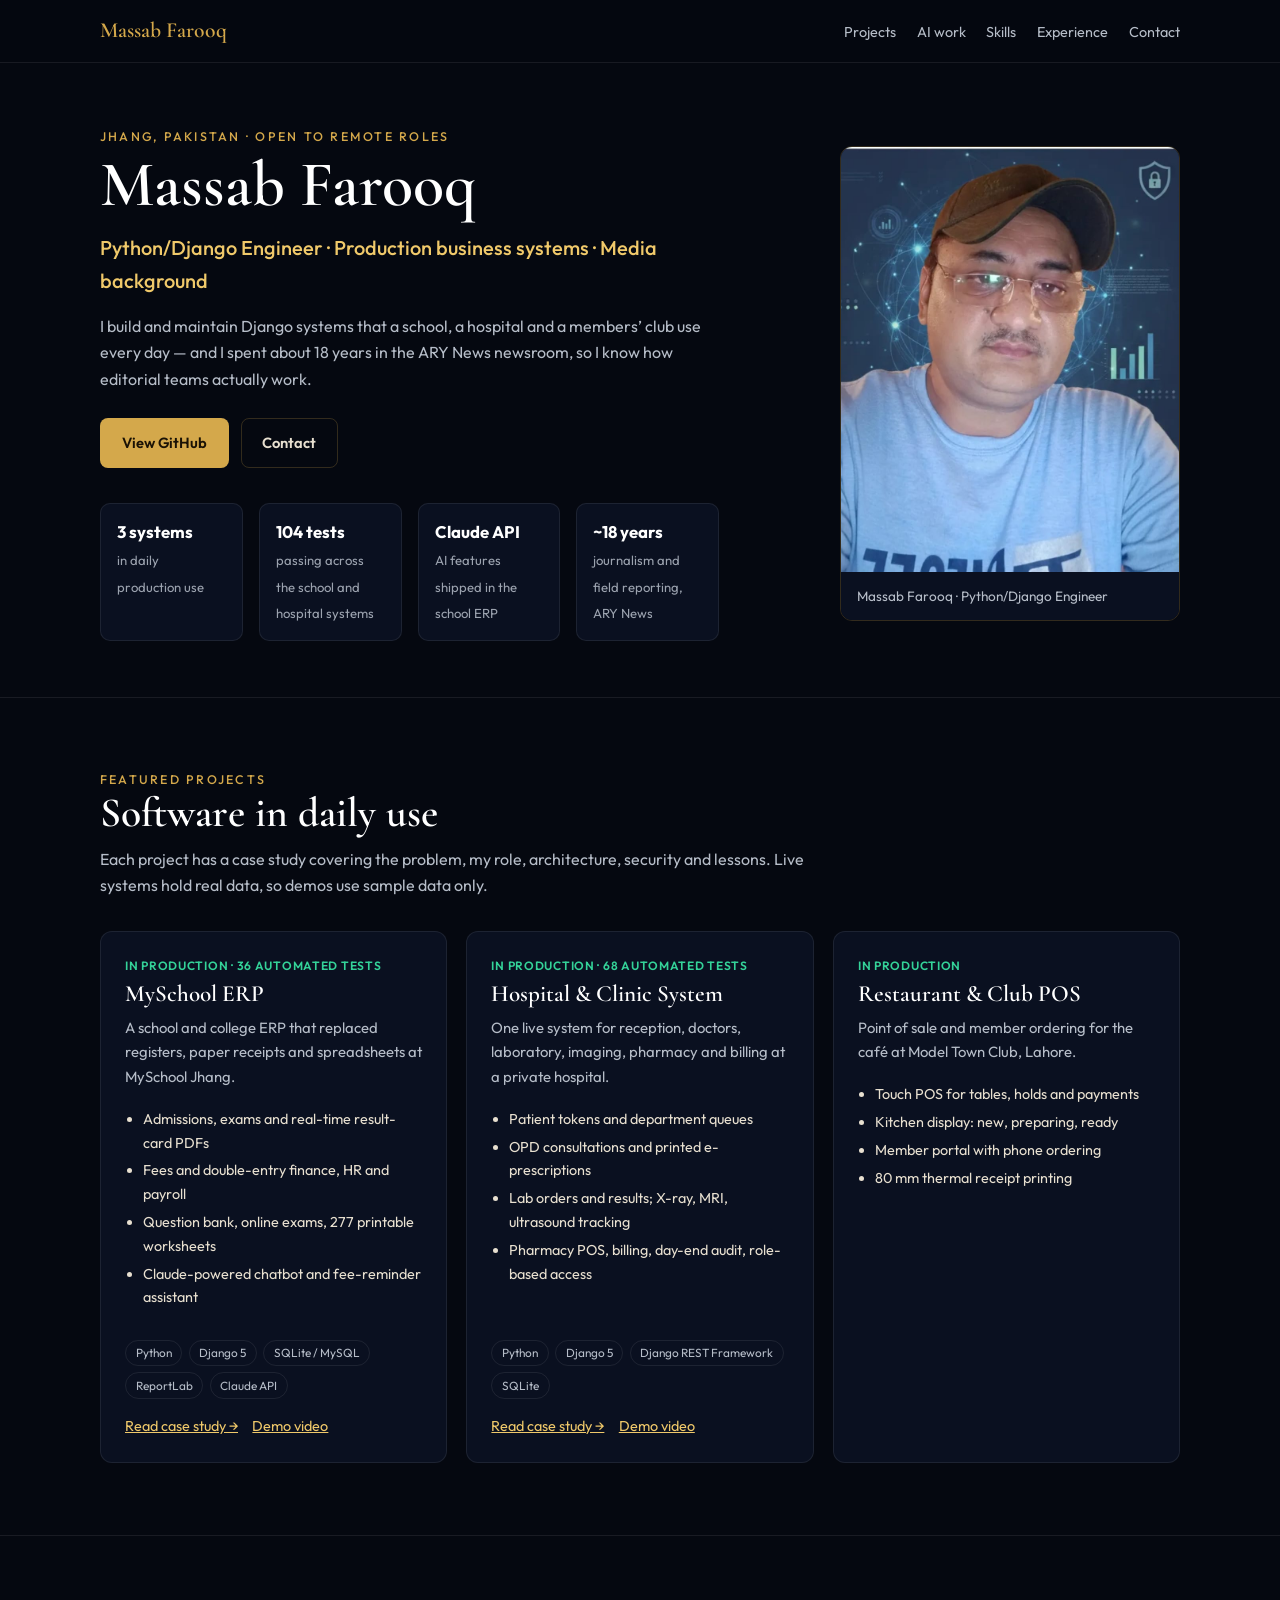
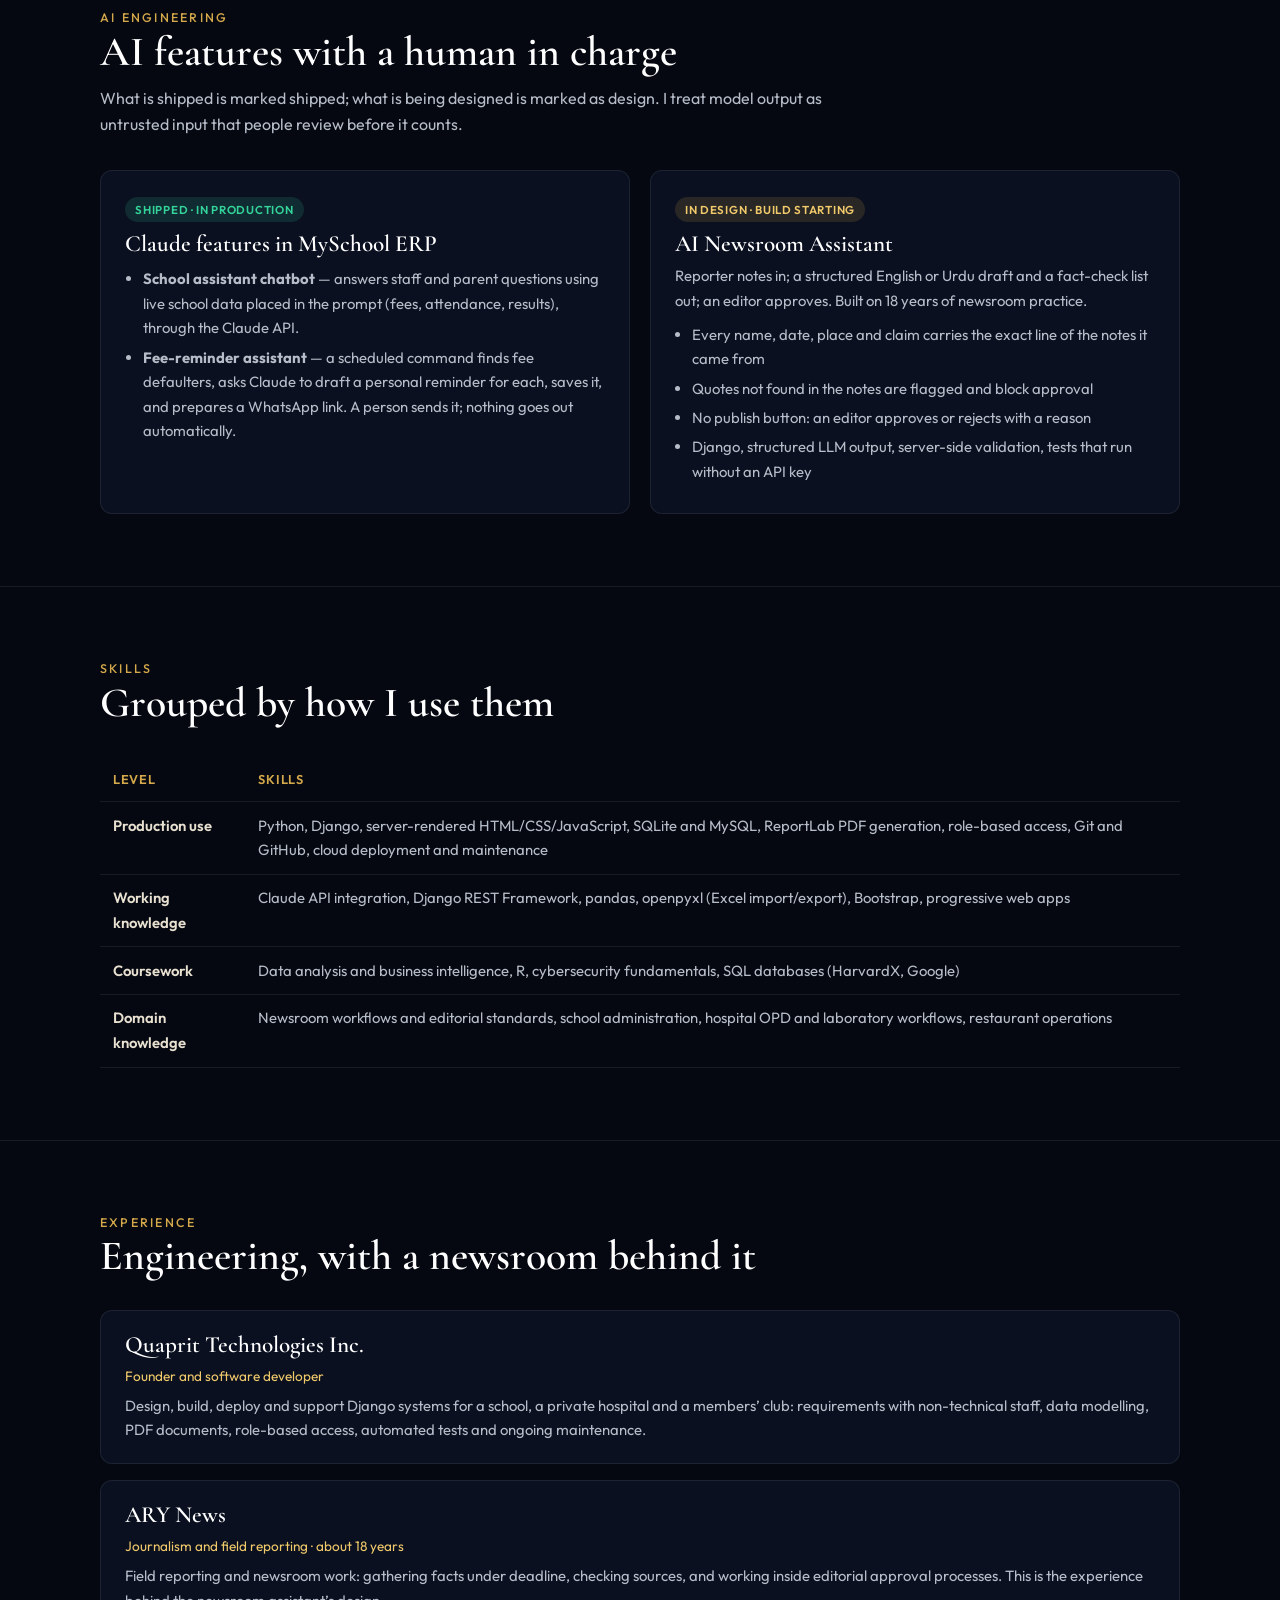
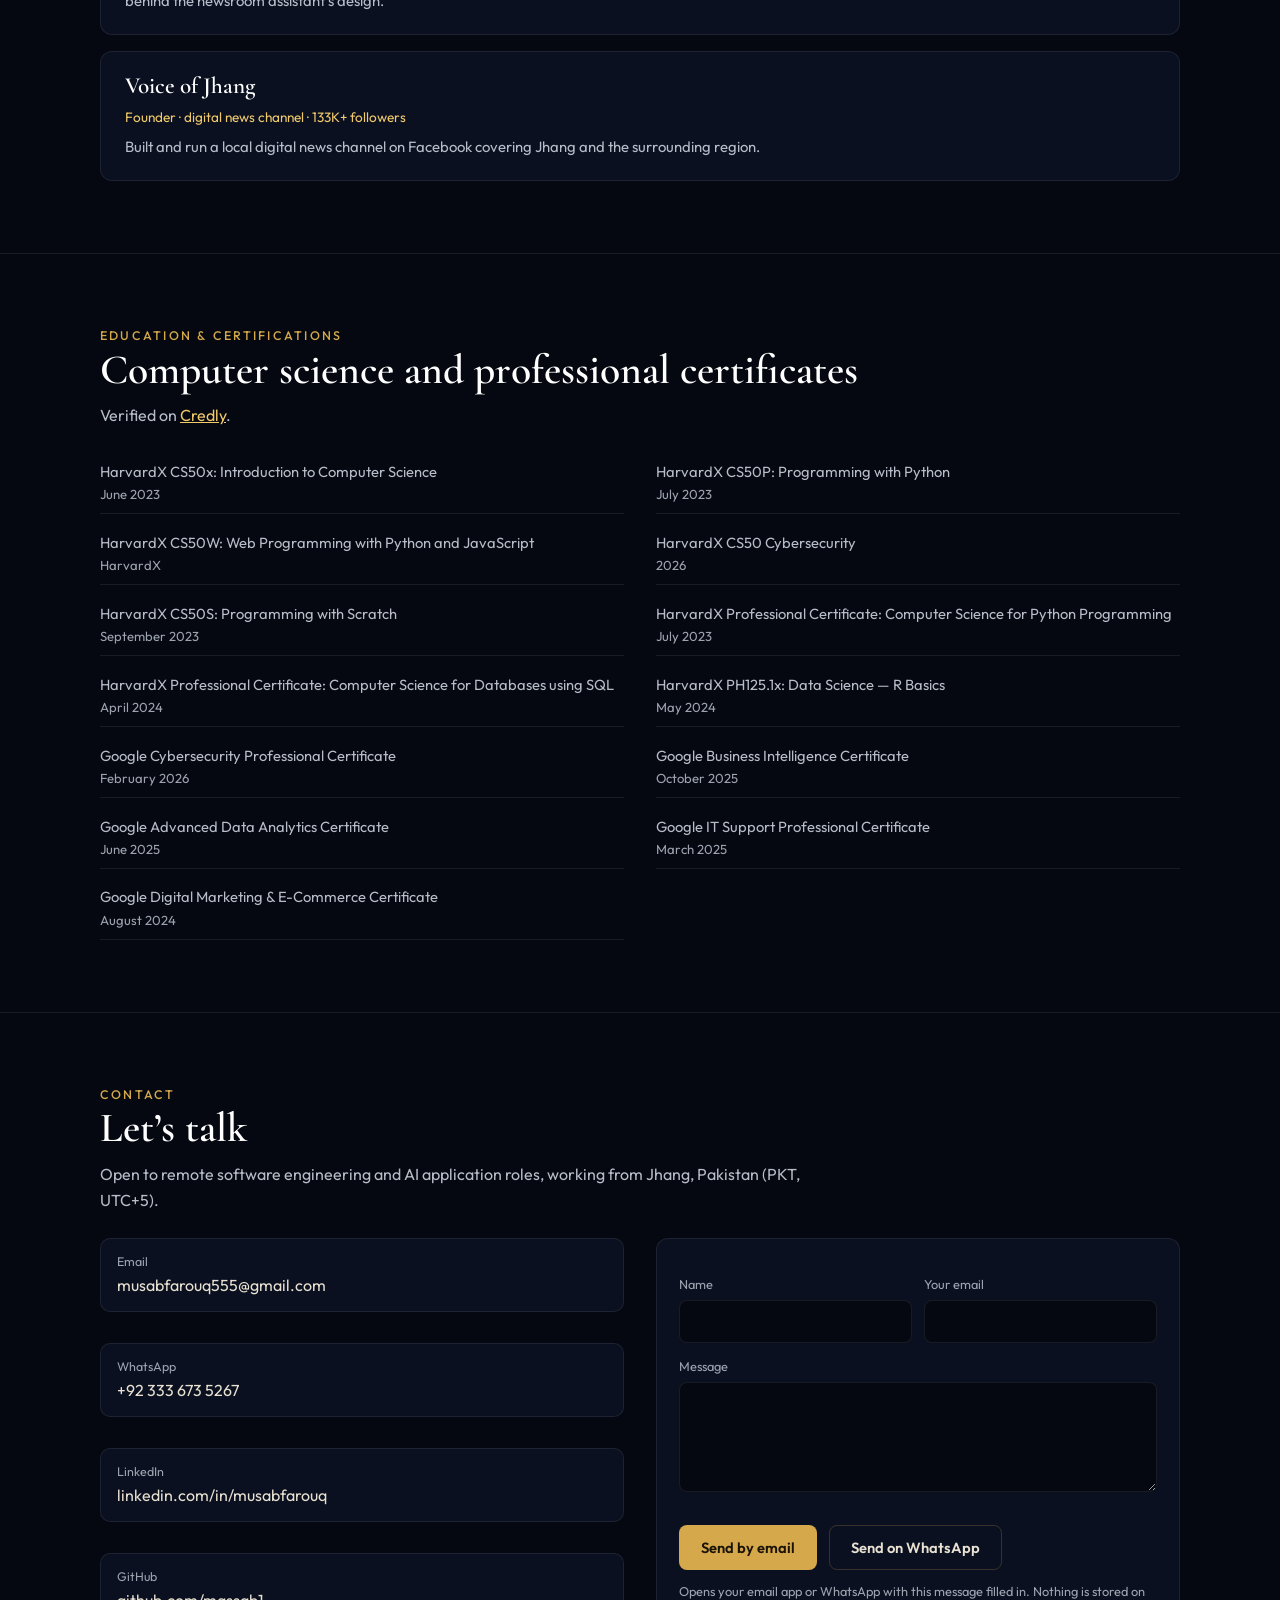
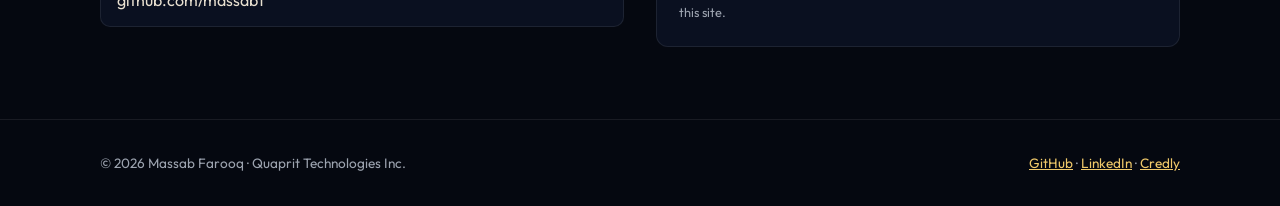
<file: index.html>
<!DOCTYPE html>
<html lang="en">
<head>
<meta charset="UTF-8"/>
<meta name="viewport" content="width=device-width, initial-scale=1.0"/>
<title>Massab Farooq · Python/Django Engineer</title>
<meta name="description" content="Python/Django engineer building production business systems for a school, a hospital and a members' club, with about 18 years in the ARY News newsroom. Open to remote roles from Jhang, Pakistan."/>
<meta property="og:title" content="Massab Farooq · Python/Django Engineer"/>
<meta property="og:description" content="Production Django systems for real operations, plus a newsroom background. Open to remote software engineering and AI application roles."/>
<meta property="og:type" content="website"/>
<meta property="og:image" content="https://massab1.github.io/media/myschool-erp-reel.jpg"/>
<link rel="preconnect" href="https://fonts.googleapis.com"/>
<link href="https://fonts.googleapis.com/css2?family=Cormorant+Garamond:wght@500;600;700&family=Outfit:wght@400;500;600&display=swap" rel="stylesheet"/>
<link rel="stylesheet" href="assets/site.css"/>
</head>
<body>
<a class="skip" href="#main">Skip to content</a>

<nav class="nav" aria-label="Main">
  <div class="wrap">
    <a class="brand" href="#top">Massab Farooq</a>
    <ul>
      <li><a href="#projects">Projects</a></li>
      <li><a href="#ai">AI work</a></li>
      <li><a href="#skills">Skills</a></li>
      <li><a href="#experience">Experience</a></li>
      <li><a href="#contact">Contact</a></li>
    </ul>
  </div>
</nav>

<main id="main">
<!-- 1. Headline and summary -->
<section class="hero" id="top">
  <div class="wrap">
    <div>
      <p class="eyebrow">Jhang, Pakistan · open to remote roles</p>
      <h1>Massab Farooq</h1>
      <p class="headline">Python/Django Engineer · Production business systems · Media background</p>
      <p class="sub">I build and maintain Django systems that a school, a hospital and a members’ club use every day — and I spent about 18 years in the ARY News newsroom, so I know how editorial teams actually work.</p>
      <div class="btns">
        <a class="btn btn-primary" href="https://github.com/massab1" target="_blank" rel="noopener">View GitHub</a>
        <a class="btn btn-ghost" href="#contact">Contact</a>
      </div>
      <div class="facts">
        <div class="fact"><b>3 systems</b><span>in daily production use</span></div>
        <div class="fact"><b>104 tests</b><span>passing across the school and hospital systems</span></div>
        <div class="fact"><b>Claude API</b><span>AI features shipped in the school ERP</span></div>
        <div class="fact"><b>~18 years</b><span>journalism and field reporting, ARY News</span></div>
      </div>
    </div>
    <figure class="photo">
      <img src="photo.jpeg" alt="Massab Farooq" width="340" height="425"/>
      <figcaption>Massab Farooq · Python/Django Engineer</figcaption>
    </figure>
  </div>
</section>

<!-- 2. Featured projects -->
<section id="projects">
  <div class="wrap">
    <p class="eyebrow">Featured projects</p>
    <h2>Software in daily use</h2>
    <p class="lead">Each project has a case study covering the problem, my role, architecture, security and lessons. Live systems hold real data, so demos use sample data only.</p>
    <div class="cards">
      <article class="card">
        <span class="status">In production · 36 automated tests</span>
        <h3>MySchool ERP</h3>
        <p>A school and college ERP that replaced registers, paper receipts and spreadsheets at MySchool Jhang.</p>
        <ul>
          <li>Admissions, exams and real-time result-card PDFs</li>
          <li>Fees and double-entry finance, HR and payroll</li>
          <li>Question bank, online exams, 277 printable worksheets</li>
          <li>Claude-powered chatbot and fee-reminder assistant</li>
        </ul>
        <div class="chips"><span class="chip">Python</span><span class="chip">Django 5</span><span class="chip">SQLite / MySQL</span><span class="chip">ReportLab</span><span class="chip">Claude API</span></div>
        <div class="links"><a href="projects/myschool-erp.html">Read case study →</a><a href="media/myschool-erp-reel.mp4" target="_blank" rel="noopener">Demo video</a></div>
      </article>
      <article class="card">
        <span class="status">In production · 68 automated tests</span>
        <h3>Hospital &amp; Clinic System</h3>
        <p>One live system for reception, doctors, laboratory, imaging, pharmacy and billing at a private hospital.</p>
        <ul>
          <li>Patient tokens and department queues</li>
          <li>OPD consultations and printed e-prescriptions</li>
          <li>Lab orders and results; X-ray, MRI, ultrasound tracking</li>
          <li>Pharmacy POS, billing, day-end audit, role-based access</li>
        </ul>
        <div class="chips"><span class="chip">Python</span><span class="chip">Django 5</span><span class="chip">Django REST Framework</span><span class="chip">SQLite</span></div>
        <div class="links"><a href="projects/hospital-system.html">Read case study →</a><a href="media/quaprit-hms-reel.mp4" target="_blank" rel="noopener">Demo video</a></div>
      </article>
      <article class="card">
        <span class="status">In production</span>
        <h3>Restaurant &amp; Club POS</h3>
        <p>Point of sale and member ordering for the café at Model Town Club, Lahore.</p>
        <ul>
          <li>Touch POS for tables, holds and payments</li>
          <li>Kitchen display: new, preparing, ready</li>
          <li>Member portal with phone ordering</li>
          <li>80 mm thermal receipt printing</li>
        </ul>
        
      </article>
    </div>
  </div>
</section>

<!-- 3. AI engineering -->
<section id="ai">
  <div class="wrap">
    <p class="eyebrow">AI engineering</p>
    <h2>AI features with a human in charge</h2>
    <p class="lead">What is shipped is marked shipped; what is being designed is marked as design. I treat model output as untrusted input that people review before it counts.</p>
    <div class="ai-grid">
      <div class="panel">
        <span class="badge shipped">Shipped · in production</span>
        <h3>Claude features in MySchool ERP</h3>
        <ul>
          <li><b>School assistant chatbot</b> — answers staff and parent questions using live school data placed in the prompt (fees, attendance, results), through the Claude API.</li>
          <li><b>Fee-reminder assistant</b> — a scheduled command finds fee defaulters, asks Claude to draft a personal reminder for each, saves it, and prepares a WhatsApp link. A person sends it; nothing goes out automatically.</li>
        </ul>
      </div>
      <div class="panel">
        <span class="badge design">In design · build starting</span>
        <h3>AI Newsroom Assistant</h3>
        <p>Reporter notes in; a structured English or Urdu draft and a fact-check list out; an editor approves. Built on 18 years of newsroom practice.</p>
        <ul>
          <li>Every name, date, place and claim carries the exact line of the notes it came from</li>
          <li>Quotes not found in the notes are flagged and block approval</li>
          <li>No publish button: an editor approves or rejects with a reason</li>
          <li>Django, structured LLM output, server-side validation, tests that run without an API key</li>
        </ul>
      </div>
    </div>
  </div>
</section>

<!-- 4. Skills -->
<section id="skills">
  <div class="wrap">
    <p class="eyebrow">Skills</p>
    <h2>Grouped by how I use them</h2>
    <div class="table-scroll">
    <table>
      <thead><tr><th scope="col">Level</th><th scope="col">Skills</th></tr></thead>
      <tbody>
        <tr><td><b>Production use</b></td><td>Python, Django, server-rendered HTML/CSS/JavaScript, SQLite and MySQL, ReportLab PDF generation, role-based access, Git and GitHub, cloud deployment and maintenance</td></tr>
        <tr><td><b>Working knowledge</b></td><td>Claude API integration, Django REST Framework, pandas, openpyxl (Excel import/export), Bootstrap, progressive web apps</td></tr>
        <tr><td><b>Coursework</b></td><td>Data analysis and business intelligence, R, cybersecurity fundamentals, SQL databases (HarvardX, Google)</td></tr>
        <tr><td><b>Domain knowledge</b></td><td>Newsroom workflows and editorial standards, school administration, hospital OPD and laboratory workflows, restaurant operations</td></tr>
      </tbody>
    </table>
    </div>
  </div>
</section>

<!-- 5. Experience -->
<section id="experience">
  <div class="wrap">
    <p class="eyebrow">Experience</p>
    <h2>Engineering, with a newsroom behind it</h2>
    <div class="timeline">
      <div class="job">
        <h3>Quaprit Technologies Inc.</h3>
        <p class="meta">Founder and software developer</p>
        <p>Design, build, deploy and support Django systems for a school, a private hospital and a members’ club: requirements with non-technical staff, data modelling, PDF documents, role-based access, automated tests and ongoing maintenance.</p>
      </div>
      <div class="job">
        <h3>ARY News</h3>
        <p class="meta">Journalism and field reporting · about 18 years</p>
        <p>Field reporting and newsroom work: gathering facts under deadline, checking sources, and working inside editorial approval processes. This is the experience behind the newsroom assistant’s design.</p>
      </div>
      <div class="job">
        <h3>Voice of Jhang</h3>
        <p class="meta">Founder · digital news channel · 133K+ followers</p>
        <p>Built and run a local digital news channel on Facebook covering Jhang and the surrounding region.</p>
      </div>
    </div>
  </div>
</section>

<!-- 6. Certifications -->
<section id="certifications">
  <div class="wrap">
    <p class="eyebrow">Education &amp; certifications</p>
    <h2>Computer science and professional certificates</h2>
    <p class="lead">Verified on <a href="https://credly.com/users/massab-farooq" target="_blank" rel="noopener">Credly</a>.</p>
    <ul class="certs">
      <li>HarvardX CS50x: Introduction to Computer Science<span>June 2023</span></li>
      <li>HarvardX CS50P: Programming with Python<span>July 2023</span></li>
      <li>HarvardX CS50W: Web Programming with Python and JavaScript<span>HarvardX</span></li>
      <li>HarvardX CS50 Cybersecurity<span>2026</span></li>
      <li>HarvardX CS50S: Programming with Scratch<span>September 2023</span></li>
      <li>HarvardX Professional Certificate: Computer Science for Python Programming<span>July 2023</span></li>
      <li>HarvardX Professional Certificate: Computer Science for Databases using SQL<span>April 2024</span></li>
      <li>HarvardX PH125.1x: Data Science — R Basics<span>May 2024</span></li>
      <li>Google Cybersecurity Professional Certificate<span>February 2026</span></li>
      <li>Google Business Intelligence Certificate<span>October 2025</span></li>
      <li>Google Advanced Data Analytics Certificate<span>June 2025</span></li>
      <li>Google IT Support Professional Certificate<span>March 2025</span></li>
      <li>Google Digital Marketing &amp; E-Commerce Certificate<span>August 2024</span></li>
    </ul>
  </div>
</section>

<!-- 7. Contact -->
<section id="contact">
  <div class="wrap">
    <p class="eyebrow">Contact</p>
    <h2>Let’s talk</h2>
    <p class="lead">Open to remote software engineering and AI application roles, working from Jhang, Pakistan (PKT, UTC+5).</p>
    <div class="contact">
      <ul class="contact-links">
        <li><a href="mailto:musabfarouq555@gmail.com"><small>Email</small>musabfarouq555@gmail.com</a></li>
        <li><a href="https://wa.me/923336735267" target="_blank" rel="noopener"><small>WhatsApp</small>+92 333 673 5267</a></li>
        <li><a href="https://www.linkedin.com/in/musabfarouq" target="_blank" rel="noopener"><small>LinkedIn</small>linkedin.com/in/musabfarouq</a></li>
        <li><a href="https://github.com/massab1" target="_blank" rel="noopener"><small>GitHub</small>github.com/massab1</a></li>
      </ul>
      <form class="msg" onsubmit="return false" aria-label="Write a message">
        <div class="row2">
          <div><label for="cfName">Name</label><input id="cfName" type="text" autocomplete="name"/></div>
          <div><label for="cfEmail">Your email</label><input id="cfEmail" type="email" autocomplete="email"/></div>
        </div>
        <label for="cfMsg">Message</label>
        <textarea id="cfMsg"></textarea>
        <p class="form-error" id="cfError" role="alert">Please write a short message first.</p>
        <div class="btns">
          <button type="button" class="btn btn-primary" onclick="sendMessage('email')">Send by email</button>
          <button type="button" class="btn btn-ghost" onclick="sendMessage('whatsapp')">Send on WhatsApp</button>
        </div>
        <p class="form-note">Opens your email app or WhatsApp with this message filled in. Nothing is stored on this site.</p>
      </form>
    </div>
  </div>
</section>
</main>

<footer>
  <div class="wrap">
    <span>© 2026 Massab Farooq · Quaprit Technologies Inc.</span>
    <span><a href="https://github.com/massab1" target="_blank" rel="noopener">GitHub</a> · <a href="https://www.linkedin.com/in/musabfarouq" target="_blank" rel="noopener">LinkedIn</a> · <a href="https://credly.com/users/massab-farooq" target="_blank" rel="noopener">Credly</a></span>
  </div>
</footer>

<script>
function sendMessage(via){
  const v=id=>document.getElementById(id).value.trim();
  const msg=v('cfMsg'),err=document.getElementById('cfError');
  if(!msg){err.style.display='block';document.getElementById('cfMsg').focus();return}
  err.style.display='none';
  const lines=[msg,''];
  if(v('cfName'))lines.push('From: '+v('cfName'));
  if(v('cfEmail'))lines.push('Email: '+v('cfEmail'));
  const text=lines.join('\n').trim();
  if(via==='whatsapp'){window.open('https://wa.me/923336735267?text='+encodeURIComponent(text),'_blank','noopener');return}
  const subject='Portfolio enquiry'+(v('cfName')?' from '+v('cfName'):'');
  window.location.href='mailto:musabfarouq555@gmail.com?subject='+encodeURIComponent(subject)+'&body='+encodeURIComponent(text);
}
</script>
</body>
</html>
</file>
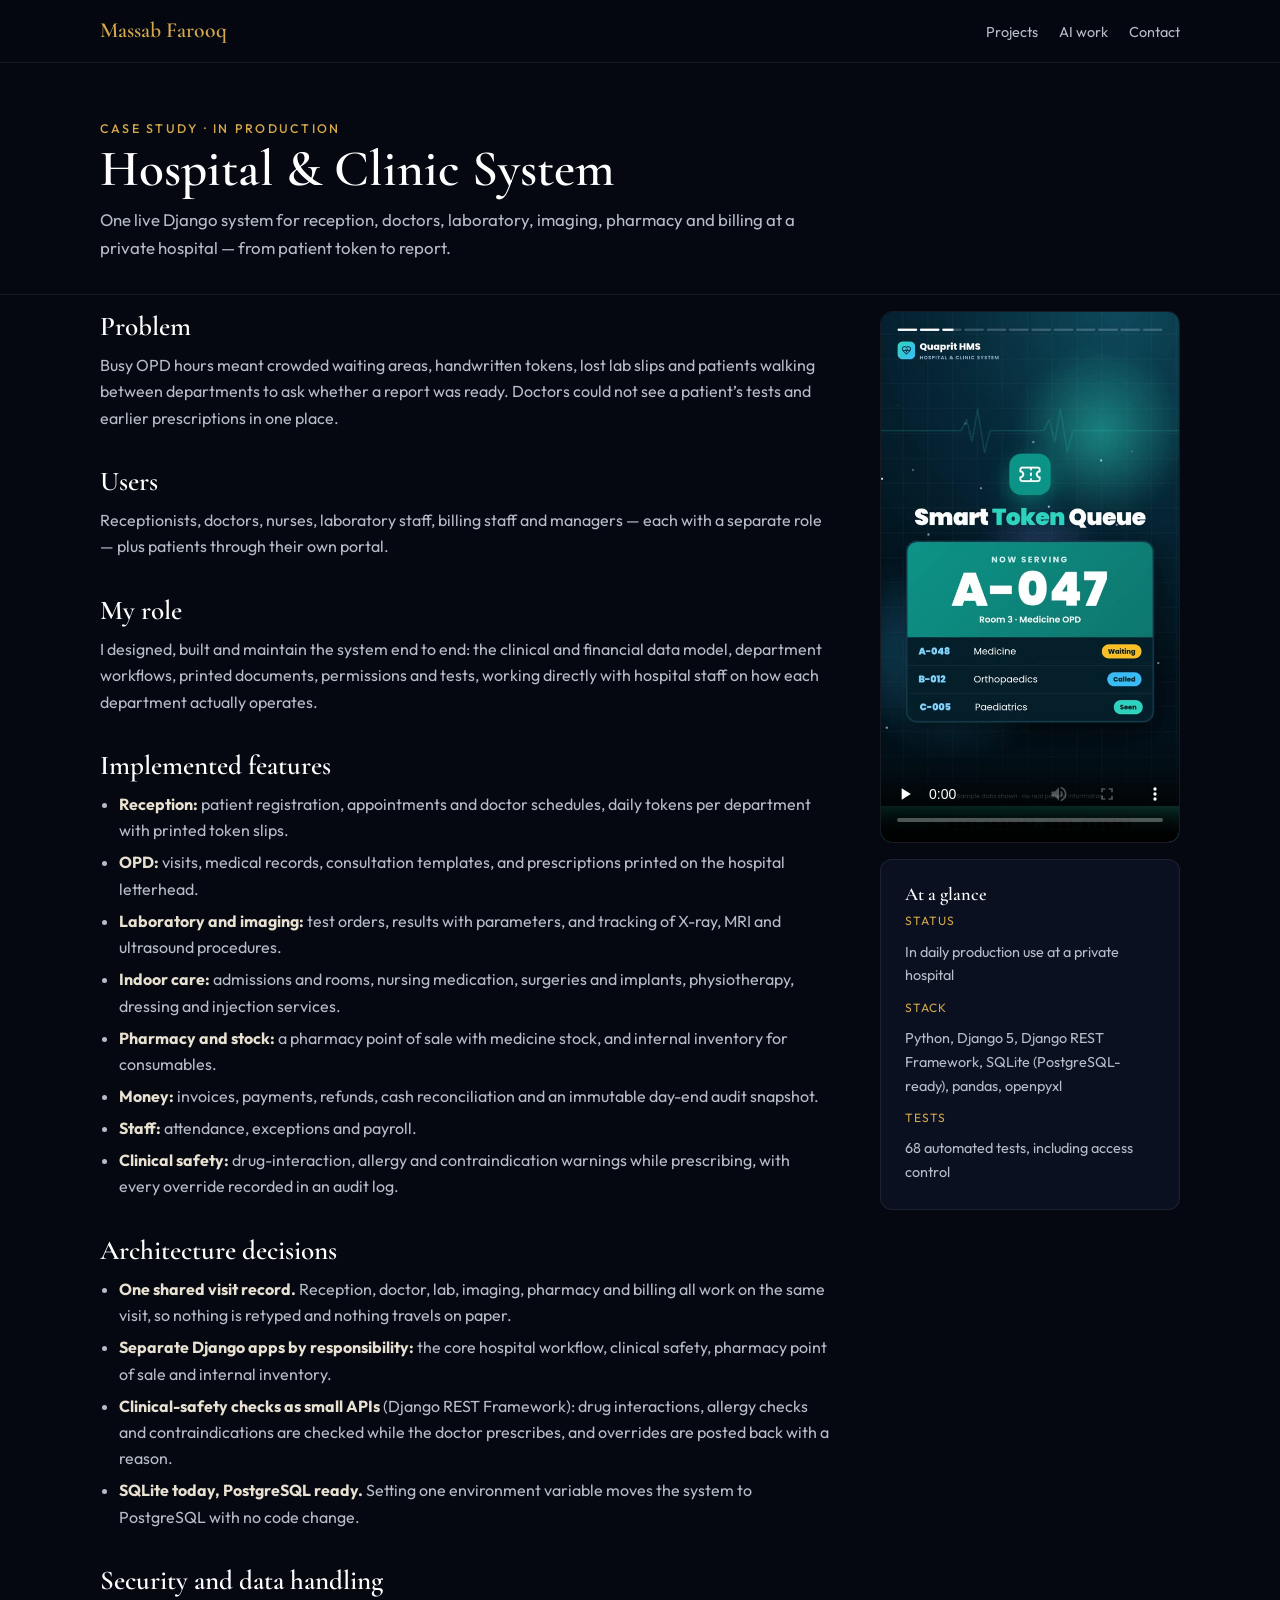
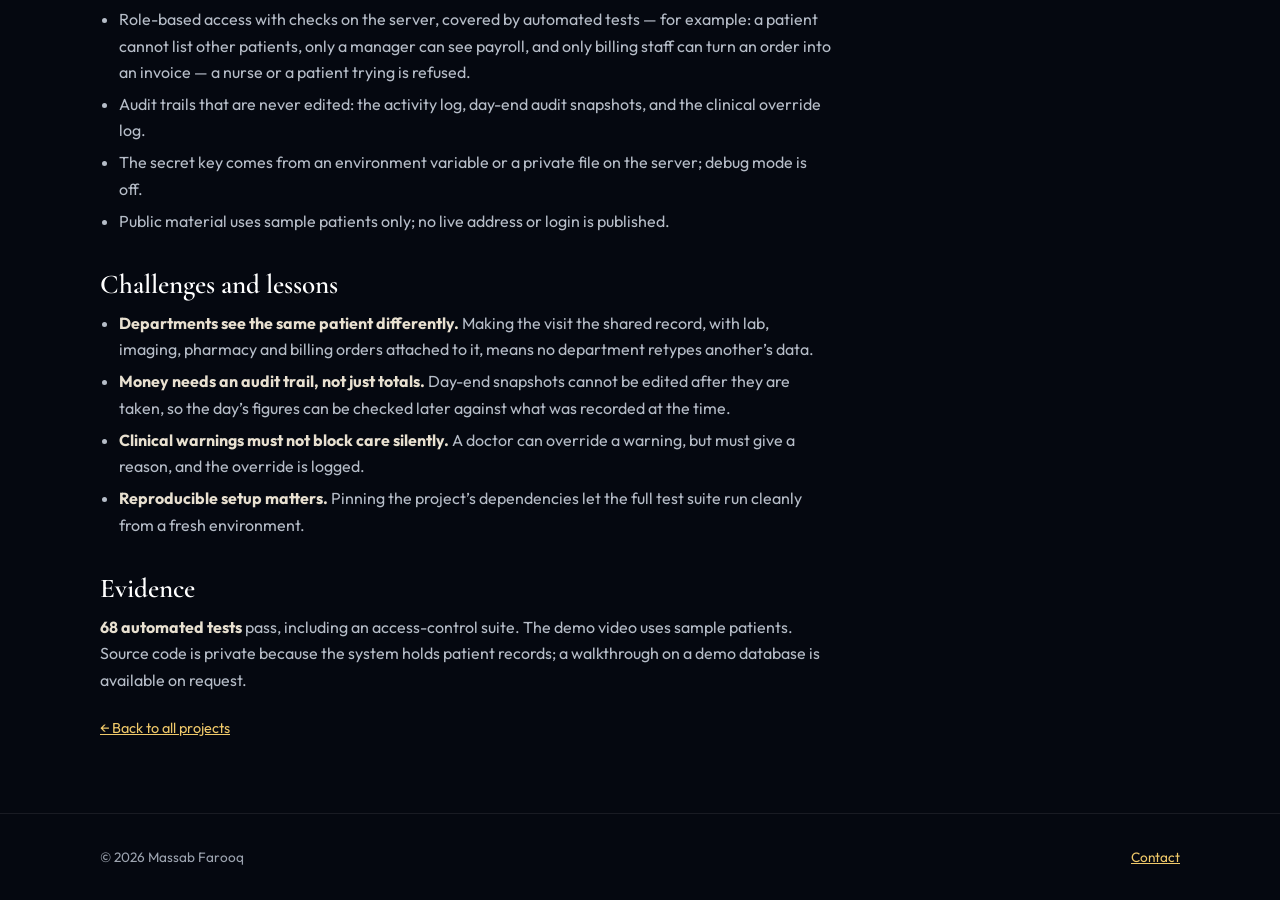
<file: projects/hospital-system.html>
<!DOCTYPE html>
<html lang="en">
<head>
<meta charset="UTF-8"/>
<meta name="viewport" content="width=device-width, initial-scale=1.0"/>
<title>Hospital &amp; Clinic System · Case study · Massab Farooq</title>
<meta name="description" content="Case study: a Django hospital system in daily use, connecting reception, doctors, laboratory, imaging, pharmacy and billing, with audit trails and access-control tests."/>
<link rel="preconnect" href="https://fonts.googleapis.com"/>
<link href="https://fonts.googleapis.com/css2?family=Cormorant+Garamond:wght@500;600;700&family=Outfit:wght@400;500;600&display=swap" rel="stylesheet"/>
<link rel="stylesheet" href="../assets/site.css"/>
</head>
<body>
<a class="skip" href="#main">Skip to content</a>
<nav class="nav" aria-label="Main">
  <div class="wrap">
    <a class="brand" href="../index.html">Massab Farooq</a>
    <ul><li><a href="../index.html#projects">Projects</a></li><li><a href="../index.html#ai">AI work</a></li><li><a href="../index.html#contact">Contact</a></li></ul>
  </div>
</nav>

<main id="main">
<section class="case-hero">
  <div class="wrap">
    <p class="eyebrow">Case study · in production</p>
    <h1>Hospital &amp; Clinic System</h1>
    <p class="lead">One live Django system for reception, doctors, laboratory, imaging, pharmacy and billing at a private hospital — from patient token to report.</p>
  </div>
</section>

<section style="padding-top:1rem">
  <div class="wrap case">
    <article>
      <h2>Problem</h2>
      <p>Busy OPD hours meant crowded waiting areas, handwritten tokens, lost lab slips and patients walking between departments to ask whether a report was ready. Doctors could not see a patient’s tests and earlier prescriptions in one place.</p>

      <h2>Users</h2>
      <p>Receptionists, doctors, nurses, laboratory staff, billing staff and managers — each with a separate role — plus patients through their own portal.</p>

      <h2>My role</h2>
      <p>I designed, built and maintain the system end to end: the clinical and financial data model, department workflows, printed documents, permissions and tests, working directly with hospital staff on how each department actually operates.</p>

      <h2>Implemented features</h2>
      <ul>
        <li><b>Reception:</b> patient registration, appointments and doctor schedules, daily tokens per department with printed token slips.</li>
        <li><b>OPD:</b> visits, medical records, consultation templates, and prescriptions printed on the hospital letterhead.</li>
        <li><b>Laboratory and imaging:</b> test orders, results with parameters, and tracking of X-ray, MRI and ultrasound procedures.</li>
        <li><b>Indoor care:</b> admissions and rooms, nursing medication, surgeries and implants, physiotherapy, dressing and injection services.</li>
        <li><b>Pharmacy and stock:</b> a pharmacy point of sale with medicine stock, and internal inventory for consumables.</li>
        <li><b>Money:</b> invoices, payments, refunds, cash reconciliation and an immutable day-end audit snapshot.</li>
        <li><b>Staff:</b> attendance, exceptions and payroll.</li>
        <li><b>Clinical safety:</b> drug-interaction, allergy and contraindication warnings while prescribing, with every override recorded in an audit log.</li>
      </ul>

      <h2>Architecture decisions</h2>
      <ul>
        <li><b>One shared visit record.</b> Reception, doctor, lab, imaging, pharmacy and billing all work on the same visit, so nothing is retyped and nothing travels on paper.</li>
        <li><b>Separate Django apps by responsibility:</b> the core hospital workflow, clinical safety, pharmacy point of sale and internal inventory.</li>
        <li><b>Clinical-safety checks as small APIs</b> (Django REST Framework): drug interactions, allergy checks and contraindications are checked while the doctor prescribes, and overrides are posted back with a reason.</li>
        <li><b>SQLite today, PostgreSQL ready.</b> Setting one environment variable moves the system to PostgreSQL with no code change.</li>
      </ul>

      <h2>Security and data handling</h2>
      <ul>
        <li>Role-based access with checks on the server, covered by automated tests — for example: a patient cannot list other patients, only a manager can see payroll, and only billing staff can turn an order into an invoice — a nurse or a patient trying is refused.</li>
        <li>Audit trails that are never edited: the activity log, day-end audit snapshots, and the clinical override log.</li>
        <li>The secret key comes from an environment variable or a private file on the server; debug mode is off.</li>
        <li>Public material uses sample patients only; no live address or login is published.</li>
      </ul>

      <h2>Challenges and lessons</h2>
      <ul>
        <li><b>Departments see the same patient differently.</b> Making the visit the shared record, with lab, imaging, pharmacy and billing orders attached to it, means no department retypes another’s data.</li>
        <li><b>Money needs an audit trail, not just totals.</b> Day-end snapshots cannot be edited after they are taken, so the day’s figures can be checked later against what was recorded at the time.</li>
        <li><b>Clinical warnings must not block care silently.</b> A doctor can override a warning, but must give a reason, and the override is logged.</li>
        <li><b>Reproducible setup matters.</b> Pinning the project’s dependencies let the full test suite run cleanly from a fresh environment.</li>
      </ul>

      <h2>Evidence</h2>
      <p><b>68 automated tests</b> pass, including an access-control suite. The demo video uses sample patients. Source code is private because the system holds patient records; a walkthrough on a demo database is available on request.</p>
      <a class="back" href="../index.html#projects">← Back to all projects</a>
    </article>

    <aside class="aside" aria-label="Project summary">
      <div class="reel"><video controls playsinline preload="none" poster="../media/quaprit-hms-reel.jpg"><source src="../media/quaprit-hms-reel.mp4" type="video/mp4"/>Demo video of the hospital system</video></div>
      <div class="panel">
        <h3>At a glance</h3>
        <dl>
          <dt>Status</dt><dd>In daily production use at a private hospital</dd>
          <dt>Stack</dt><dd>Python, Django 5, Django REST Framework, SQLite (PostgreSQL-ready), pandas, openpyxl</dd>
          <dt>Tests</dt><dd>68 automated tests, including access control</dd>
        </dl>
      </div>
    </aside>
  </div>
</section>
</main>

<footer><div class="wrap"><span>© 2026 Massab Farooq</span><span><a href="../index.html#contact">Contact</a></span></div></footer>
</body>
</html>
</file>
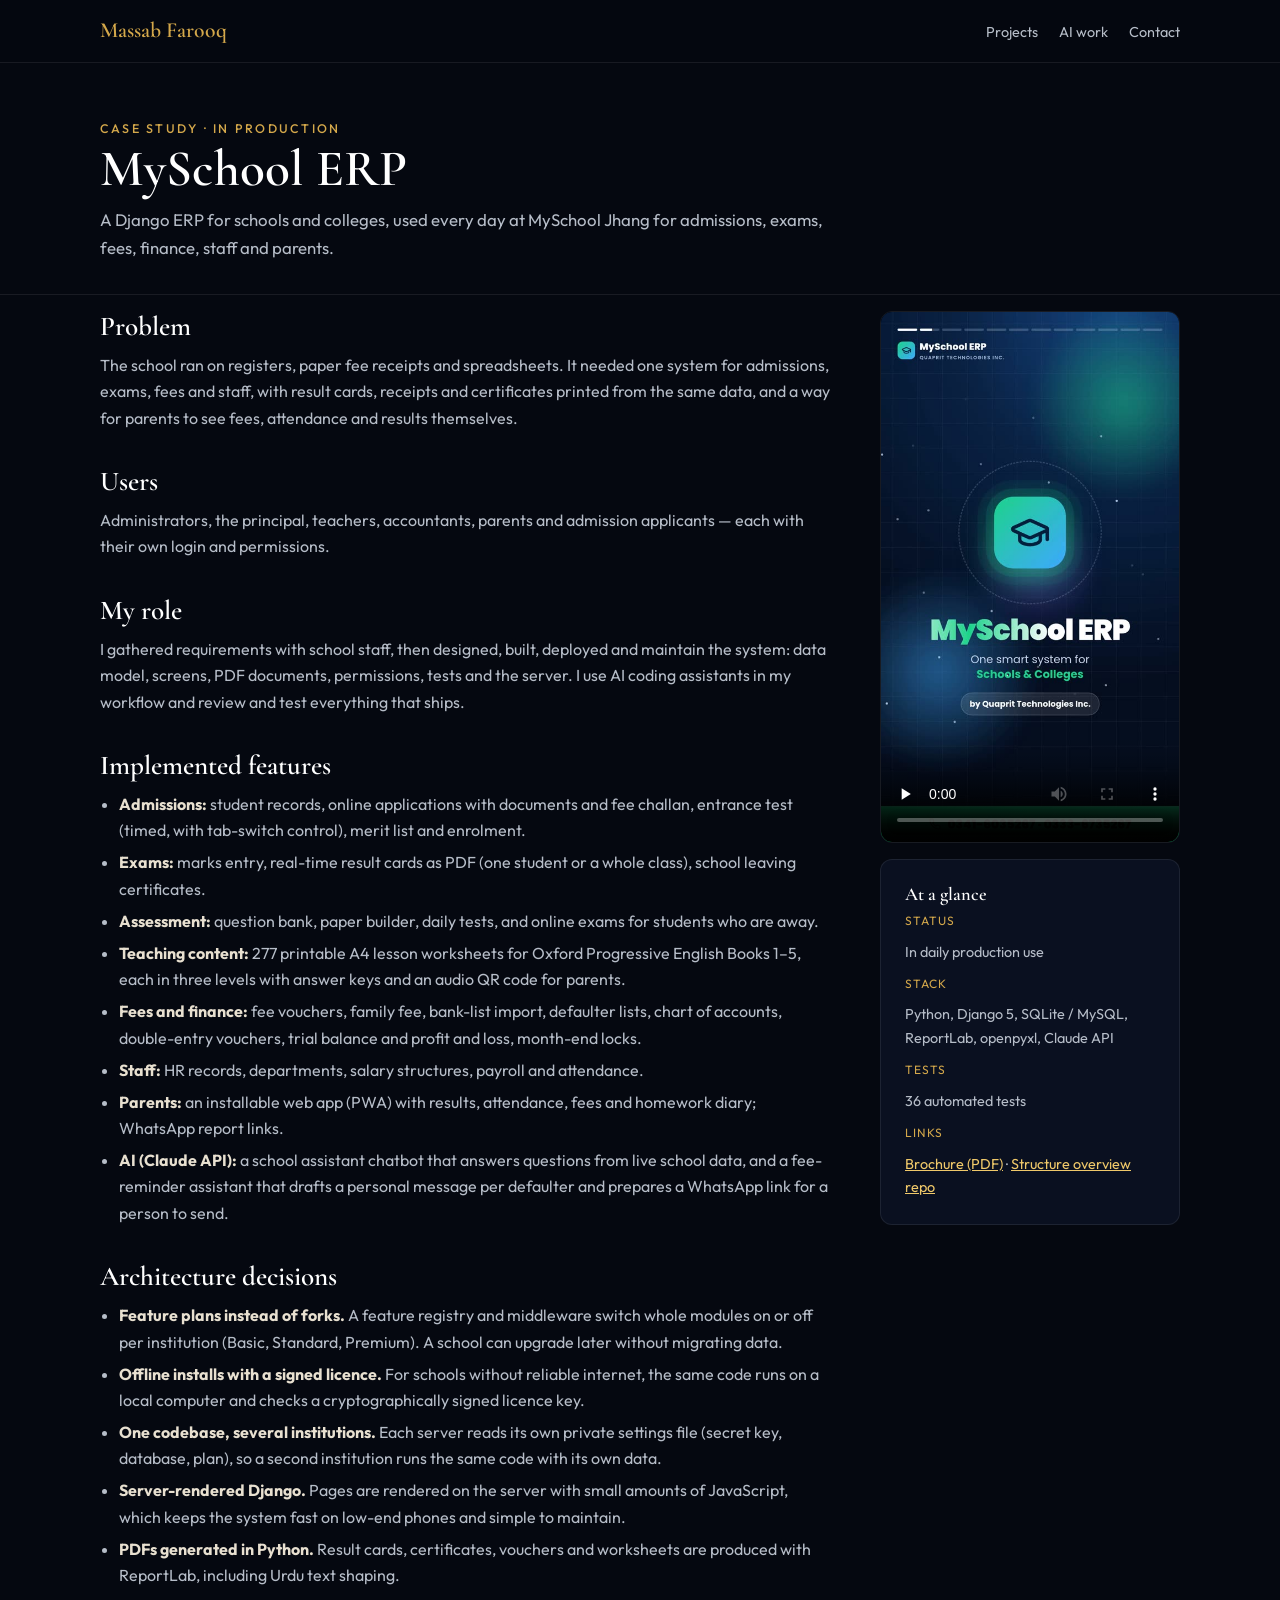
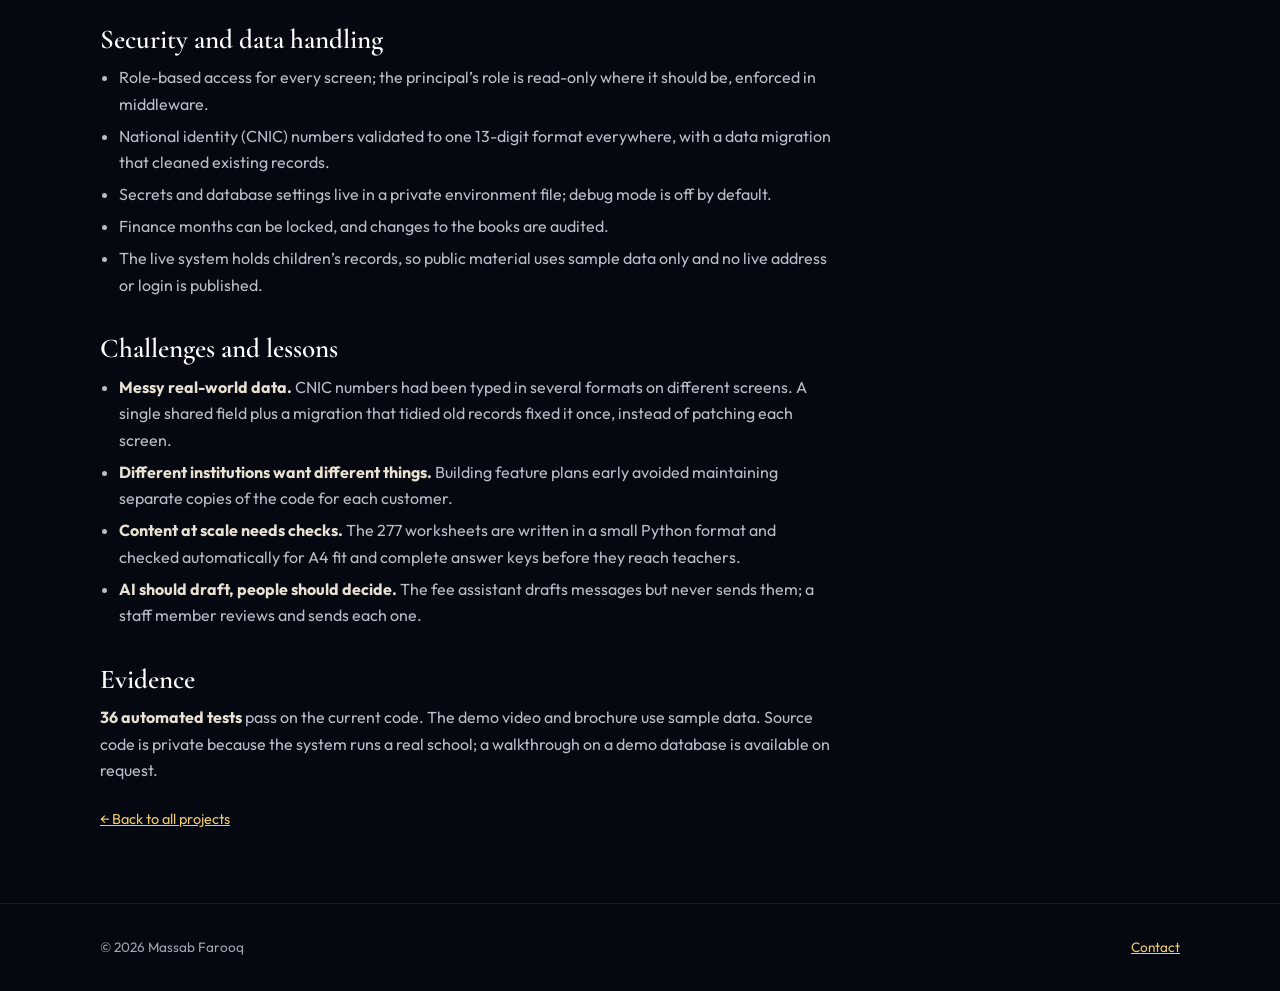
<file: projects/myschool-erp.html>
<!DOCTYPE html>
<html lang="en">
<head>
<meta charset="UTF-8"/>
<meta name="viewport" content="width=device-width, initial-scale=1.0"/>
<title>MySchool ERP · Case study · Massab Farooq</title>
<meta name="description" content="Case study: a Django ERP for schools and colleges in daily production use, with feature plans, offline licensing, PDF result cards and Claude-powered assistants."/>
<link rel="preconnect" href="https://fonts.googleapis.com"/>
<link href="https://fonts.googleapis.com/css2?family=Cormorant+Garamond:wght@500;600;700&family=Outfit:wght@400;500;600&display=swap" rel="stylesheet"/>
<link rel="stylesheet" href="../assets/site.css"/>
</head>
<body>
<a class="skip" href="#main">Skip to content</a>
<nav class="nav" aria-label="Main">
  <div class="wrap">
    <a class="brand" href="../index.html">Massab Farooq</a>
    <ul><li><a href="../index.html#projects">Projects</a></li><li><a href="../index.html#ai">AI work</a></li><li><a href="../index.html#contact">Contact</a></li></ul>
  </div>
</nav>

<main id="main">
<section class="case-hero">
  <div class="wrap">
    <p class="eyebrow">Case study · in production</p>
    <h1>MySchool ERP</h1>
    <p class="lead">A Django ERP for schools and colleges, used every day at MySchool Jhang for admissions, exams, fees, finance, staff and parents.</p>
  </div>
</section>

<section style="padding-top:1rem">
  <div class="wrap case">
    <article>
      <h2>Problem</h2>
      <p>The school ran on registers, paper fee receipts and spreadsheets. It needed one system for admissions, exams, fees and staff, with result cards, receipts and certificates printed from the same data, and a way for parents to see fees, attendance and results themselves.</p>

      <h2>Users</h2>
      <p>Administrators, the principal, teachers, accountants, parents and admission applicants — each with their own login and permissions.</p>

      <h2>My role</h2>
      <p>I gathered requirements with school staff, then designed, built, deployed and maintain the system: data model, screens, PDF documents, permissions, tests and the server. I use AI coding assistants in my workflow and review and test everything that ships.</p>

      <h2>Implemented features</h2>
      <ul>
        <li><b>Admissions:</b> student records, online applications with documents and fee challan, entrance test (timed, with tab-switch control), merit list and enrolment.</li>
        <li><b>Exams:</b> marks entry, real-time result cards as PDF (one student or a whole class), school leaving certificates.</li>
        <li><b>Assessment:</b> question bank, paper builder, daily tests, and online exams for students who are away.</li>
        <li><b>Teaching content:</b> 277 printable A4 lesson worksheets for Oxford Progressive English Books 1–5, each in three levels with answer keys and an audio QR code for parents.</li>
        <li><b>Fees and finance:</b> fee vouchers, family fee, bank-list import, defaulter lists, chart of accounts, double-entry vouchers, trial balance and profit and loss, month-end locks.</li>
        <li><b>Staff:</b> HR records, departments, salary structures, payroll and attendance.</li>
        <li><b>Parents:</b> an installable web app (PWA) with results, attendance, fees and homework diary; WhatsApp report links.</li>
        <li><b>AI (Claude API):</b> a school assistant chatbot that answers questions from live school data, and a fee-reminder assistant that drafts a personal message per defaulter and prepares a WhatsApp link for a person to send.</li>
      </ul>

      <h2>Architecture decisions</h2>
      <ul>
        <li><b>Feature plans instead of forks.</b> A feature registry and middleware switch whole modules on or off per institution (Basic, Standard, Premium). A school can upgrade later without migrating data.</li>
        <li><b>Offline installs with a signed licence.</b> For schools without reliable internet, the same code runs on a local computer and checks a cryptographically signed licence key.</li>
        <li><b>One codebase, several institutions.</b> Each server reads its own private settings file (secret key, database, plan), so a second institution runs the same code with its own data.</li>
        <li><b>Server-rendered Django.</b> Pages are rendered on the server with small amounts of JavaScript, which keeps the system fast on low-end phones and simple to maintain.</li>
        <li><b>PDFs generated in Python.</b> Result cards, certificates, vouchers and worksheets are produced with ReportLab, including Urdu text shaping.</li>
      </ul>

      <h2>Security and data handling</h2>
      <ul>
        <li>Role-based access for every screen; the principal’s role is read-only where it should be, enforced in middleware.</li>
        <li>National identity (CNIC) numbers validated to one 13-digit format everywhere, with a data migration that cleaned existing records.</li>
        <li>Secrets and database settings live in a private environment file; debug mode is off by default.</li>
        <li>Finance months can be locked, and changes to the books are audited.</li>
        <li>The live system holds children’s records, so public material uses sample data only and no live address or login is published.</li>
      </ul>

      <h2>Challenges and lessons</h2>
      <ul>
        <li><b>Messy real-world data.</b> CNIC numbers had been typed in several formats on different screens. A single shared field plus a migration that tidied old records fixed it once, instead of patching each screen.</li>
        <li><b>Different institutions want different things.</b> Building feature plans early avoided maintaining separate copies of the code for each customer.</li>
        <li><b>Content at scale needs checks.</b> The 277 worksheets are written in a small Python format and checked automatically for A4 fit and complete answer keys before they reach teachers.</li>
        <li><b>AI should draft, people should decide.</b> The fee assistant drafts messages but never sends them; a staff member reviews and sends each one.</li>
      </ul>

      <h2>Evidence</h2>
      <p><b>36 automated tests</b> pass on the current code. The demo video and brochure use sample data. Source code is private because the system runs a real school; a walkthrough on a demo database is available on request.</p>
      <a class="back" href="../index.html#projects">← Back to all projects</a>
    </article>

    <aside class="aside" aria-label="Project summary">
      <div class="reel"><video controls playsinline preload="none" poster="../media/myschool-erp-reel.jpg"><source src="../media/myschool-erp-reel.mp4" type="video/mp4"/>Demo video of MySchool ERP</video></div>
      <div class="panel">
        <h3>At a glance</h3>
        <dl>
          <dt>Status</dt><dd>In daily production use</dd>
          <dt>Stack</dt><dd>Python, Django 5, SQLite / MySQL, ReportLab, openpyxl, Claude API</dd>
          <dt>Tests</dt><dd>36 automated tests</dd>
          <dt>Links</dt><dd><a href="../media/MySchool-ERP-Brochure.pdf" target="_blank" rel="noopener">Brochure (PDF)</a> · <a href="https://github.com/massab1/myschool-jhang-demo" target="_blank" rel="noopener">Structure overview repo</a></dd>
        </dl>
      </div>
    </aside>
  </div>
</section>
</main>

<footer><div class="wrap"><span>© 2026 Massab Farooq</span><span><a href="../index.html#contact">Contact</a></span></div></footer>
</body>
</html>
</file>
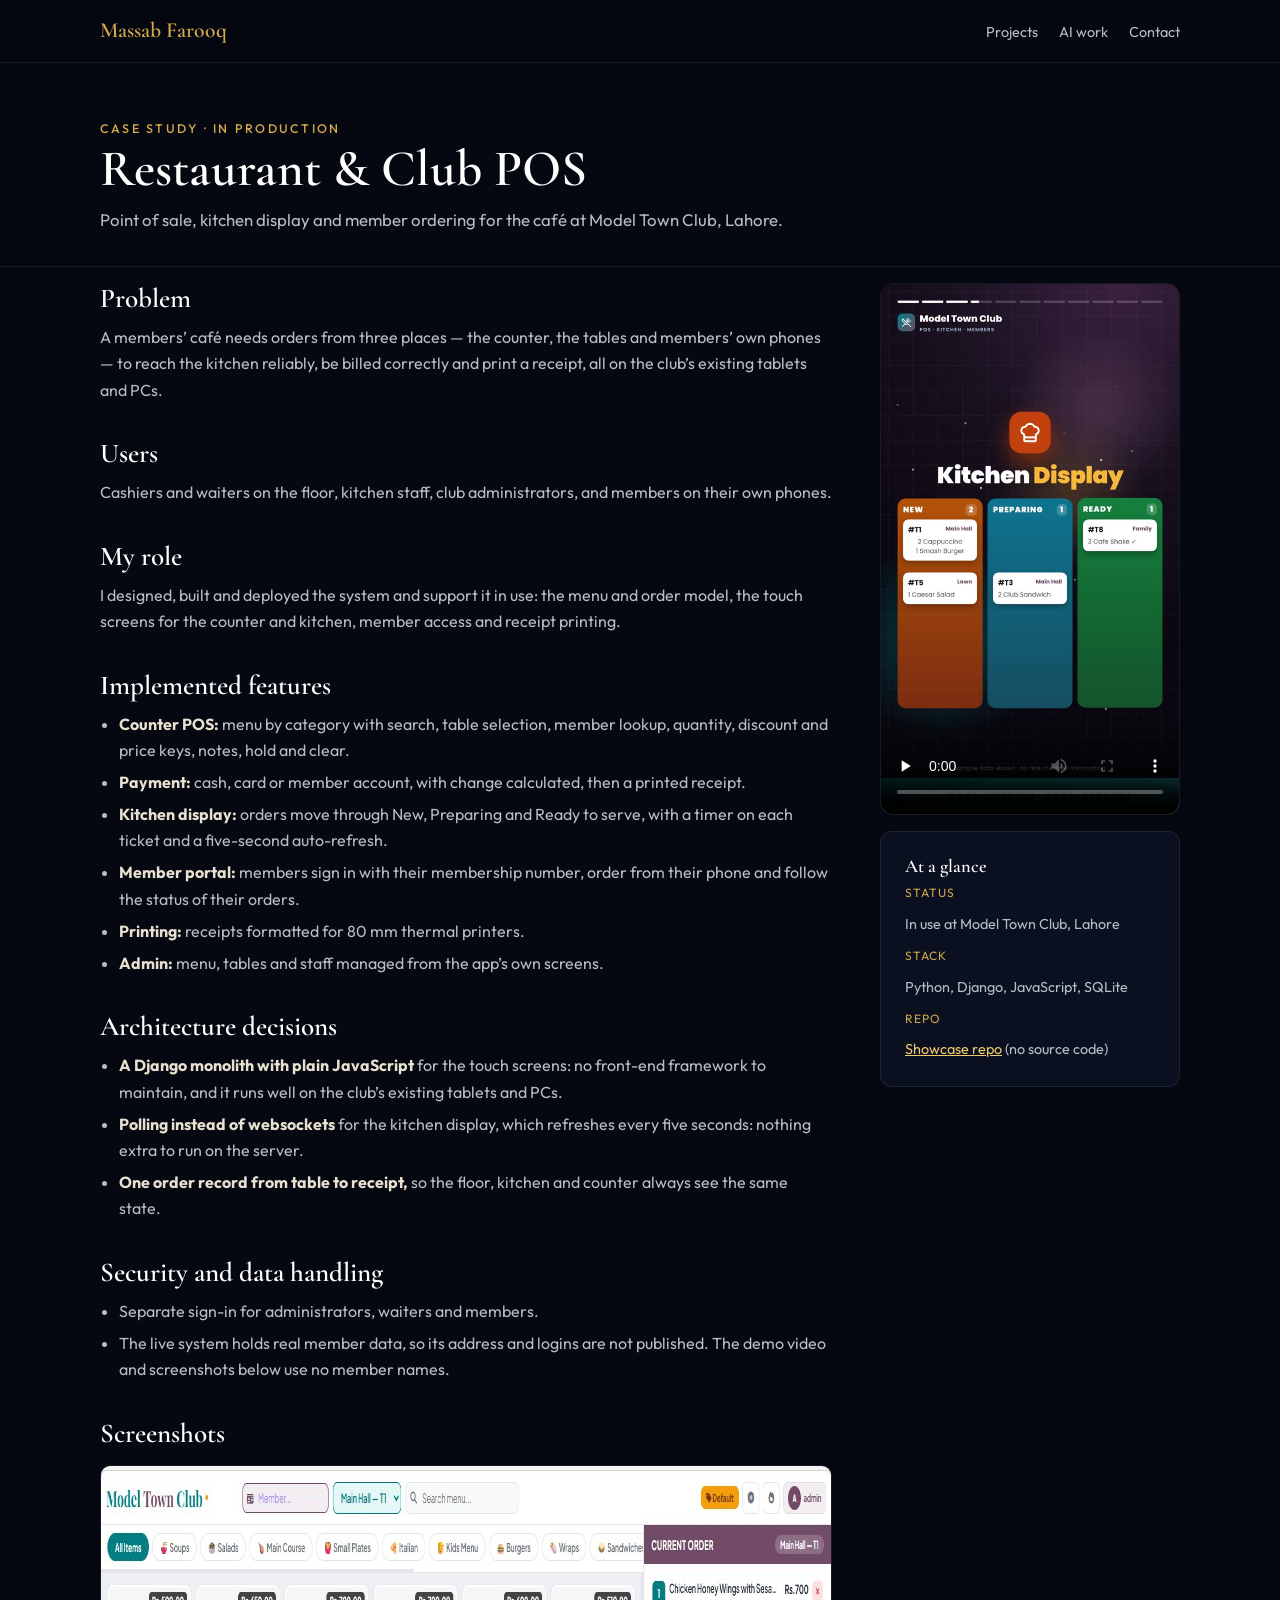
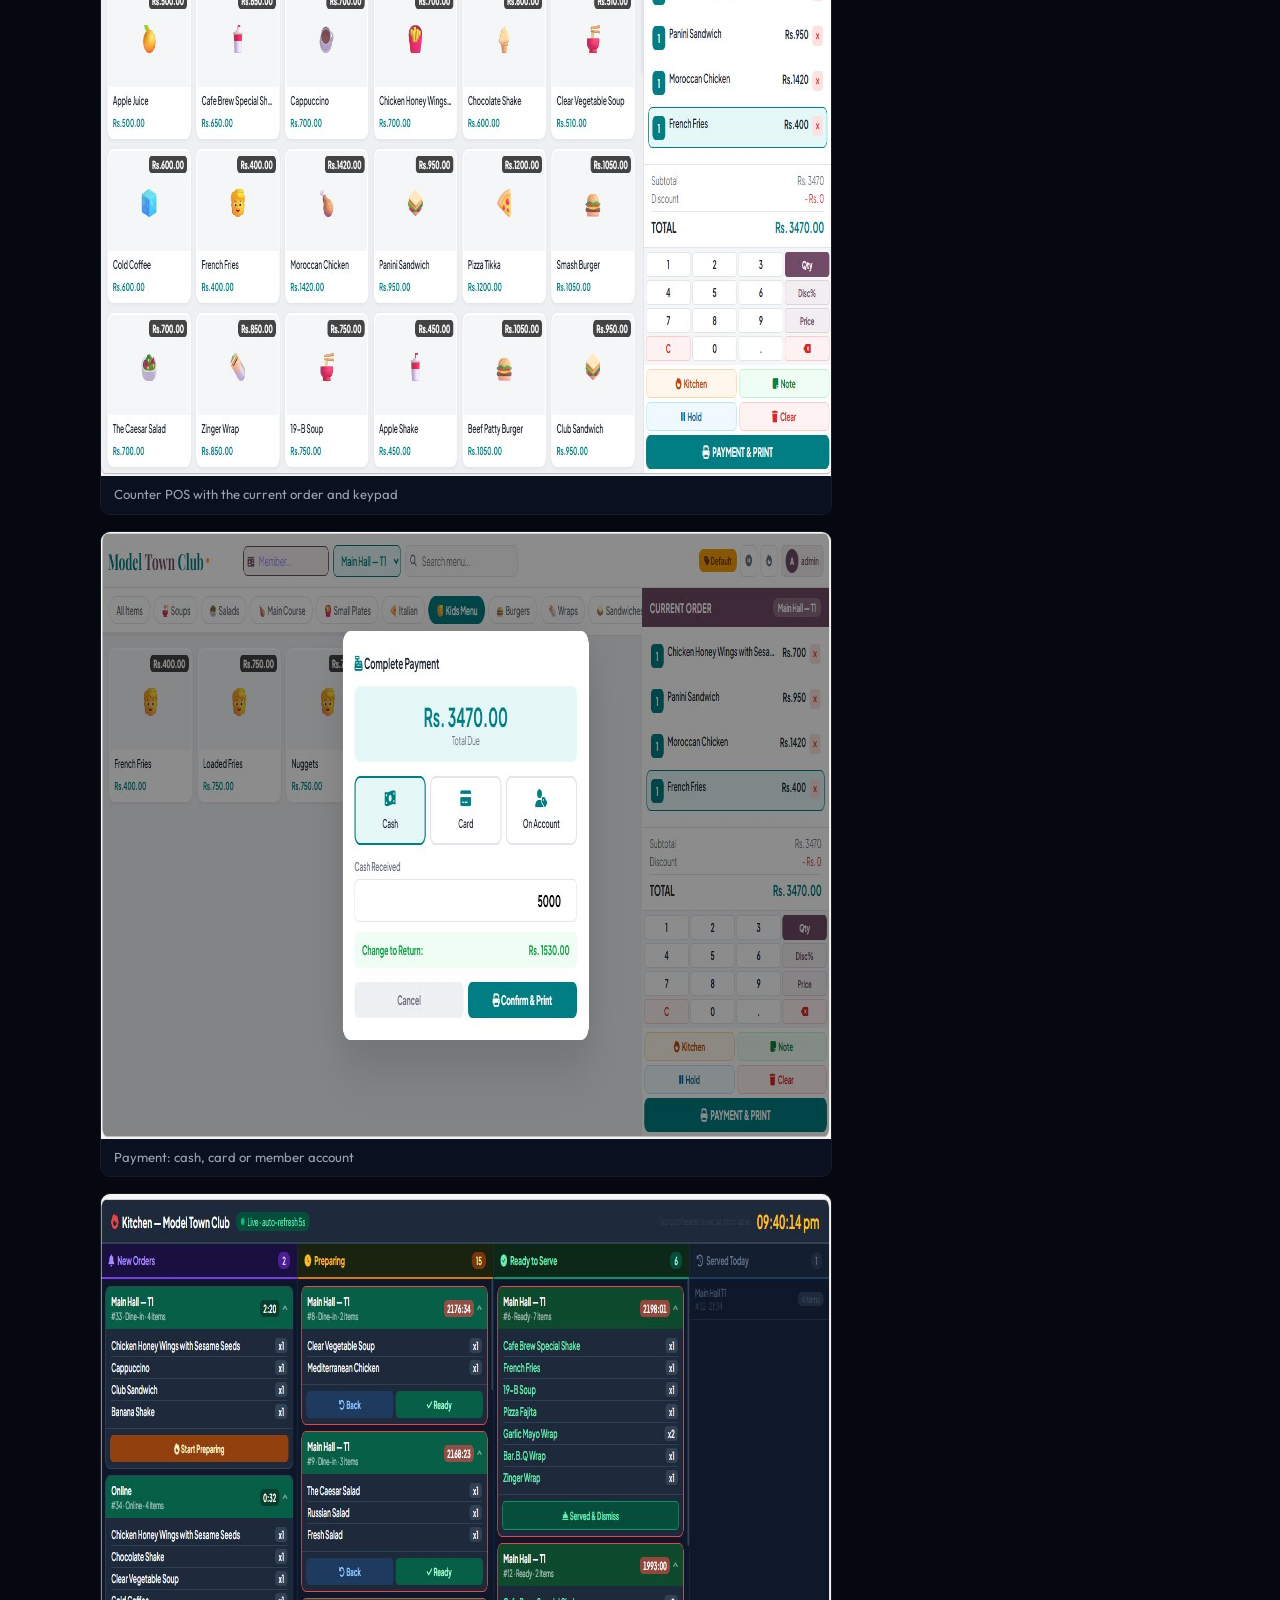
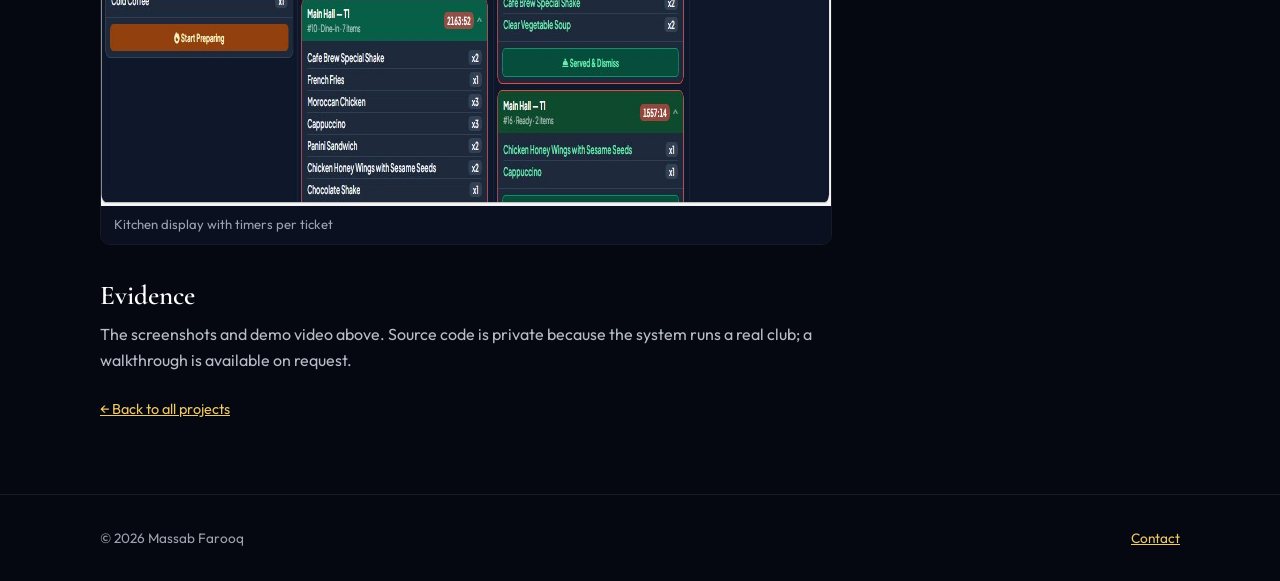
<file: projects/restaurant-pos.html>
<!DOCTYPE html>
<html lang="en">
<head>
<meta charset="UTF-8"/>
<meta name="viewport" content="width=device-width, initial-scale=1.0"/>
<title>Restaurant &amp; Club POS · Case study · Massab Farooq</title>
<meta name="description" content="Case study: a Django point-of-sale, kitchen display and member ordering system for the café at Model Town Club, Lahore."/>
<link rel="preconnect" href="https://fonts.googleapis.com"/>
<link href="https://fonts.googleapis.com/css2?family=Cormorant+Garamond:wght@500;600;700&family=Outfit:wght@400;500;600&display=swap" rel="stylesheet"/>
<link rel="stylesheet" href="../assets/site.css"/>
</head>
<body>
<a class="skip" href="#main">Skip to content</a>
<nav class="nav" aria-label="Main">
  <div class="wrap">
    <a class="brand" href="../index.html">Massab Farooq</a>
    <ul><li><a href="../index.html#projects">Projects</a></li><li><a href="../index.html#ai">AI work</a></li><li><a href="../index.html#contact">Contact</a></li></ul>
  </div>
</nav>

<main id="main">
<section class="case-hero">
  <div class="wrap">
    <p class="eyebrow">Case study · in production</p>
    <h1>Restaurant &amp; Club POS</h1>
    <p class="lead">Point of sale, kitchen display and member ordering for the café at Model Town Club, Lahore.</p>
  </div>
</section>

<section style="padding-top:1rem">
  <div class="wrap case">
    <article>
      <h2>Problem</h2>
      <p>A members’ café needs orders from three places — the counter, the tables and members’ own phones — to reach the kitchen reliably, be billed correctly and print a receipt, all on the club’s existing tablets and PCs.</p>

      <h2>Users</h2>
      <p>Cashiers and waiters on the floor, kitchen staff, club administrators, and members on their own phones.</p>

      <h2>My role</h2>
      <p>I designed, built and deployed the system and support it in use: the menu and order model, the touch screens for the counter and kitchen, member access and receipt printing.</p>

      <h2>Implemented features</h2>
      <ul>
        <li><b>Counter POS:</b> menu by category with search, table selection, member lookup, quantity, discount and price keys, notes, hold and clear.</li>
        <li><b>Payment:</b> cash, card or member account, with change calculated, then a printed receipt.</li>
        <li><b>Kitchen display:</b> orders move through New, Preparing and Ready to serve, with a timer on each ticket and a five-second auto-refresh.</li>
        <li><b>Member portal:</b> members sign in with their membership number, order from their phone and follow the status of their orders.</li>
        <li><b>Printing:</b> receipts formatted for 80 mm thermal printers.</li>
        <li><b>Admin:</b> menu, tables and staff managed from the app’s own screens.</li>
      </ul>

      <h2>Architecture decisions</h2>
      <ul>
        <li><b>A Django monolith with plain JavaScript</b> for the touch screens: no front-end framework to maintain, and it runs well on the club’s existing tablets and PCs.</li>
        <li><b>Polling instead of websockets</b> for the kitchen display, which refreshes every five seconds: nothing extra to run on the server.</li>
        <li><b>One order record from table to receipt,</b> so the floor, kitchen and counter always see the same state.</li>
      </ul>

      <h2>Security and data handling</h2>
      <ul>
        <li>Separate sign-in for administrators, waiters and members.</li>
        <li>The live system holds real member data, so its address and logins are not published. The demo video and screenshots below use no member names.</li>
      </ul>

      <h2>Screenshots</h2>
      <div class="shots">
        <figure><img src="../media/pos/mtc-dashboard.jpg" alt="Counter POS: menu items by category on the left, current order with totals and keypad on the right" loading="lazy" width="1357" height="610"/><figcaption>Counter POS with the current order and keypad</figcaption></figure>
        <figure><img src="../media/pos/mtc-dashboard-payment.jpg" alt="Payment dialog showing total due, cash, card and on-account options, and change to return" loading="lazy" width="1365" height="607"/><figcaption>Payment: cash, card or member account</figcaption></figure>
        <figure><img src="../media/pos/mtc-kitchen-display.jpg" alt="Kitchen display with columns for new orders, preparing and ready to serve, each ticket showing a timer" loading="lazy" width="1363" height="612"/><figcaption>Kitchen display with timers per ticket</figcaption></figure>
      </div>

      <h2>Evidence</h2>
      <p>The screenshots and demo video above. Source code is private because the system runs a real club; a walkthrough is available on request.</p>
      <a class="back" href="../index.html#projects">← Back to all projects</a>
    </article>

    <aside class="aside" aria-label="Project summary">
      <div class="reel"><video controls playsinline preload="none" poster="../media/mtc-pos-reel.jpg"><source src="../media/mtc-pos-reel.mp4" type="video/mp4"/>Demo video of the restaurant POS</video></div>
      <div class="panel">
        <h3>At a glance</h3>
        <dl>
          <dt>Status</dt><dd>In use at Model Town Club, Lahore</dd>
          <dt>Stack</dt><dd>Python, Django, JavaScript, SQLite</dd>
          <dt>Repo</dt><dd><a href="https://github.com/massab1/cafe-pos-system" target="_blank" rel="noopener">Showcase repo</a> (no source code)</dd>
        </dl>
      </div>
    </aside>
  </div>
</section>
</main>

<footer><div class="wrap"><span>© 2026 Massab Farooq</span><span><a href="../index.html#contact">Contact</a></span></div></footer>
</body>
</html>
</file>
<file: assets/site.css>
/* Shared styles for the portfolio home page and case-study pages.
   Dark navy + gold, Cormorant Garamond headings, Outfit body text. */
*,*::before,*::after{box-sizing:border-box;margin:0;padding:0}
:root{
  --bg:#050810;--bg2:#0a1020;--bg3:#0f172a;
  --gold:#d4a84b;--gold2:#f0c96a;--green:#34d399;--teal:#2dd4bf;
  --white:#ffffff;--cream:#e8e0d0;--gray:#9ca3af;--gray2:#b6bdc8;
  --border:rgba(212,168,75,0.22);--border2:rgba(255,255,255,0.08);
  --radius:12px;--max:1120px;
}
html{scroll-behavior:smooth}
body{font-family:'Outfit',system-ui,sans-serif;background:var(--bg);color:var(--cream);line-height:1.65;font-size:16px}
img,video{max-width:100%;display:block}
a{color:var(--gold2)}
a:hover{color:var(--white)}
a:focus-visible,button:focus-visible,input:focus-visible,select:focus-visible,textarea:focus-visible,summary:focus-visible{outline:2px solid var(--gold);outline-offset:3px;border-radius:4px}
.skip{position:absolute;left:-9999px;top:0;background:var(--gold);color:var(--bg);padding:.6rem 1rem;z-index:100}
.skip:focus{left:1rem;top:1rem}
.wrap{max-width:var(--max);margin:0 auto;padding:0 1.25rem}
h1,h2,h3{font-family:'Cormorant Garamond',Georgia,serif;color:var(--white);font-weight:600;line-height:1.15}
h2{font-size:clamp(1.9rem,4vw,2.6rem);margin-bottom:.4rem}
h3{font-size:1.45rem}
.eyebrow{font-size:.78rem;letter-spacing:.18em;text-transform:uppercase;color:var(--gold);font-weight:500}
.lead{color:var(--gray2);max-width:46rem;margin-top:.5rem}
section{padding:4.5rem 0;border-top:1px solid var(--border2)}
section:first-of-type{border-top:0}

/* nav */
.nav{position:sticky;top:0;z-index:50;background:rgba(5,8,16,.92);backdrop-filter:blur(8px);border-bottom:1px solid var(--border2)}
.nav .wrap{display:flex;align-items:center;gap:1.5rem;height:62px}
.brand{font-family:'Cormorant Garamond',serif;font-size:1.35rem;color:var(--gold);text-decoration:none;font-weight:600}
.nav ul{display:flex;gap:1.3rem;list-style:none;margin-left:auto}
.nav ul a{color:var(--gray2);text-decoration:none;font-size:.9rem}
.nav ul a:hover{color:var(--gold2)}
@media(max-width:820px){.nav ul{display:none}}

/* buttons */
.btn{display:inline-flex;align-items:center;gap:.5rem;padding:.75rem 1.3rem;border-radius:8px;font-weight:600;font-size:.92rem;text-decoration:none;border:1px solid transparent;cursor:pointer;font-family:inherit}
.btn-primary{background:var(--gold);color:#1a1205}
.btn-primary:hover{background:var(--gold2);color:#1a1205}
.btn-ghost{border-color:var(--border);color:var(--cream);background:transparent}
.btn-ghost:hover{border-color:var(--gold);color:var(--gold2)}
.btns{display:flex;flex-wrap:wrap;gap:.75rem;margin-top:1.6rem}

/* hero */
.hero{padding:4rem 0 3.5rem}
.hero .wrap{display:grid;grid-template-columns:1.35fr .9fr;gap:3rem;align-items:center}
.hero h1{font-size:clamp(2.6rem,6vw,4rem)}
.hero .headline{font-size:clamp(1.05rem,2.2vw,1.25rem);color:var(--gold2);font-weight:500;margin-top:.6rem}
.hero .sub{color:var(--gray2);margin-top:1rem;max-width:40rem}
.photo{border-radius:var(--radius);overflow:hidden;border:1px solid var(--border);max-width:340px;justify-self:end;width:100%}
.photo img{width:100%;aspect-ratio:4/5;object-fit:cover;object-position:center 20%}
.photo figcaption{padding:.8rem 1rem;font-size:.85rem;color:var(--gray2);background:var(--bg2)}
@media(max-width:820px){.hero .wrap{grid-template-columns:1fr}.photo{justify-self:start;max-width:200px;order:-1}.photo figcaption{display:none}}

/* facts strip */
.facts{display:grid;grid-template-columns:repeat(4,1fr);gap:1rem;margin-top:2.2rem}
.fact{border:1px solid var(--border2);border-radius:10px;padding:.9rem 1rem;background:var(--bg2)}
.fact b{display:block;color:var(--white);font-size:1.05rem}
.fact span{font-size:.82rem;color:var(--gray)}
@media(max-width:820px){.facts{grid-template-columns:1fr 1fr}}

/* project cards */
.cards{display:grid;grid-template-columns:repeat(3,1fr);gap:1.2rem;margin-top:2rem}
@media(max-width:960px){.cards{grid-template-columns:1fr}}
.card{background:var(--bg2);border:1px solid var(--border2);border-radius:var(--radius);padding:1.5rem;display:flex;flex-direction:column}
.card .status{font-size:.75rem;color:var(--green);letter-spacing:.06em;text-transform:uppercase;font-weight:600}
.card h3{margin:.35rem 0 .5rem}
.card p{color:var(--gray2);font-size:.93rem}
.card ul{margin:.9rem 0 1rem 1.1rem;color:var(--cream);font-size:.9rem}
.card ul li{margin:.25rem 0}
.chips{display:flex;flex-wrap:wrap;gap:.4rem;margin-top:auto;padding-top:.6rem}
.chip{font-size:.74rem;border:1px solid var(--border2);border-radius:20px;padding:.15rem .6rem;color:var(--gray2)}
.card .links{display:flex;flex-wrap:wrap;gap:.9rem;margin-top:1rem;font-size:.9rem}

/* AI section */
.ai-grid{display:grid;grid-template-columns:1fr 1fr;gap:1.2rem;margin-top:2rem}
@media(max-width:860px){.ai-grid{grid-template-columns:1fr}}
.panel{background:var(--bg2);border:1px solid var(--border2);border-radius:var(--radius);padding:1.5rem}
.panel h3{margin-bottom:.4rem}
.panel p,.panel li{color:var(--gray2);font-size:.93rem}
.panel ul{margin:.6rem 0 0 1.1rem}
.panel li{margin:.3rem 0}
.badge{display:inline-block;font-size:.72rem;font-weight:600;letter-spacing:.06em;text-transform:uppercase;border-radius:20px;padding:.18rem .65rem;margin-bottom:.6rem}
.badge.shipped{background:rgba(52,211,153,.14);color:var(--green)}
.badge.design{background:rgba(212,168,75,.15);color:var(--gold2)}

/* tables */
table{width:100%;border-collapse:collapse;margin-top:1.5rem;font-size:.93rem}
th,td{text-align:left;padding:.7rem .8rem;border-bottom:1px solid var(--border2);vertical-align:top}
th{color:var(--gold);font-weight:600;font-size:.8rem;letter-spacing:.06em;text-transform:uppercase}
td{color:var(--gray2)}
td b{color:var(--cream);font-weight:600}
.table-scroll{overflow-x:auto}

/* experience */
.timeline{margin-top:1.8rem;display:grid;gap:1rem}
.job{background:var(--bg2);border:1px solid var(--border2);border-radius:var(--radius);padding:1.3rem 1.5rem}
.job .meta{font-size:.85rem;color:var(--gold2)}
.job p{color:var(--gray2);font-size:.93rem;margin-top:.4rem}

/* certifications */
.certs{display:grid;grid-template-columns:1fr 1fr;gap:.6rem 2rem;margin-top:1.5rem;list-style:none}
.certs li{color:var(--gray2);font-size:.92rem;padding:.45rem 0;border-bottom:1px solid var(--border2)}
.certs li span{color:var(--gray);font-size:.82rem;display:block}
@media(max-width:760px){.certs{grid-template-columns:1fr}}

/* contact */
.contact{display:grid;grid-template-columns:1fr 1fr;gap:2rem;margin-top:1.5rem}
@media(max-width:860px){.contact{grid-template-columns:1fr}}
.contact-links{list-style:none;display:grid;gap:.7rem}
.contact-links a{display:flex;flex-direction:column;text-decoration:none;color:var(--cream);background:var(--bg2);border:1px solid var(--border2);border-radius:10px;padding:.8rem 1rem}
.contact-links a:hover{border-color:var(--gold)}
.contact-links small{color:var(--gray);font-size:.78rem}
form.msg{background:var(--bg2);border:1px solid var(--border2);border-radius:var(--radius);padding:1.4rem}
form.msg label{display:block;font-size:.8rem;color:var(--gray);margin:.8rem 0 .3rem}
form.msg input,form.msg select,form.msg textarea{width:100%;background:var(--bg);border:1px solid var(--border2);border-radius:8px;color:var(--cream);padding:.7rem .8rem;font-family:inherit;font-size:.95rem}
form.msg textarea{min-height:110px;resize:vertical}
.row2{display:grid;grid-template-columns:1fr 1fr;gap:.8rem}
.form-error{display:none;color:#fca5a5;font-size:.85rem;margin-top:.6rem}
.form-note{font-size:.8rem;color:var(--gray);margin-top:.7rem}

/* case-study pages */
.case-hero{padding:3.5rem 0 2rem}
.case-hero h1{font-size:clamp(2.2rem,5vw,3.2rem)}
.case-hero .lead{font-size:1.05rem}
.case{display:grid;grid-template-columns:1fr 300px;gap:3rem;align-items:start}
@media(max-width:900px){.case{grid-template-columns:1fr}}
.case h2{font-size:1.7rem;margin:2.2rem 0 .6rem}
.case h2:first-child{margin-top:0}
.case p,.case li{color:var(--gray2)}
.case ul{margin:.4rem 0 0 1.2rem}
.case li{margin:.35rem 0}
.case li b,.case p b{color:var(--cream)}
.aside{position:sticky;top:80px;display:grid;gap:1rem}
.aside .panel h3{font-size:1.15rem}
.aside dl{display:grid;gap:.6rem;margin-top:.4rem}
.aside dt{font-size:.75rem;letter-spacing:.08em;text-transform:uppercase;color:var(--gold)}
.aside dd{color:var(--gray2);font-size:.9rem}
.reel{max-width:300px;border-radius:var(--radius);overflow:hidden;border:1px solid var(--border2)}
.reel video{width:100%;aspect-ratio:9/16;background:#000}
.shots{display:grid;gap:1rem;margin-top:1rem}
.shots figure{border:1px solid var(--border2);border-radius:10px;overflow:hidden}
.shots figcaption{font-size:.82rem;color:var(--gray);padding:.5rem .8rem;background:var(--bg2)}
.note{border-left:3px solid var(--gold);background:var(--bg2);padding:.9rem 1.1rem;border-radius:0 8px 8px 0;margin-top:1rem;font-size:.92rem;color:var(--gray2)}
.back{display:inline-block;margin-top:1.5rem;font-size:.9rem}

footer{border-top:1px solid var(--border2);padding:2rem 0;color:var(--gray);font-size:.85rem}
footer .wrap{display:flex;flex-wrap:wrap;gap:1rem;justify-content:space-between}

@media (prefers-reduced-motion: reduce){html{scroll-behavior:auto}*{transition:none!important;animation:none!important}}
</file>
